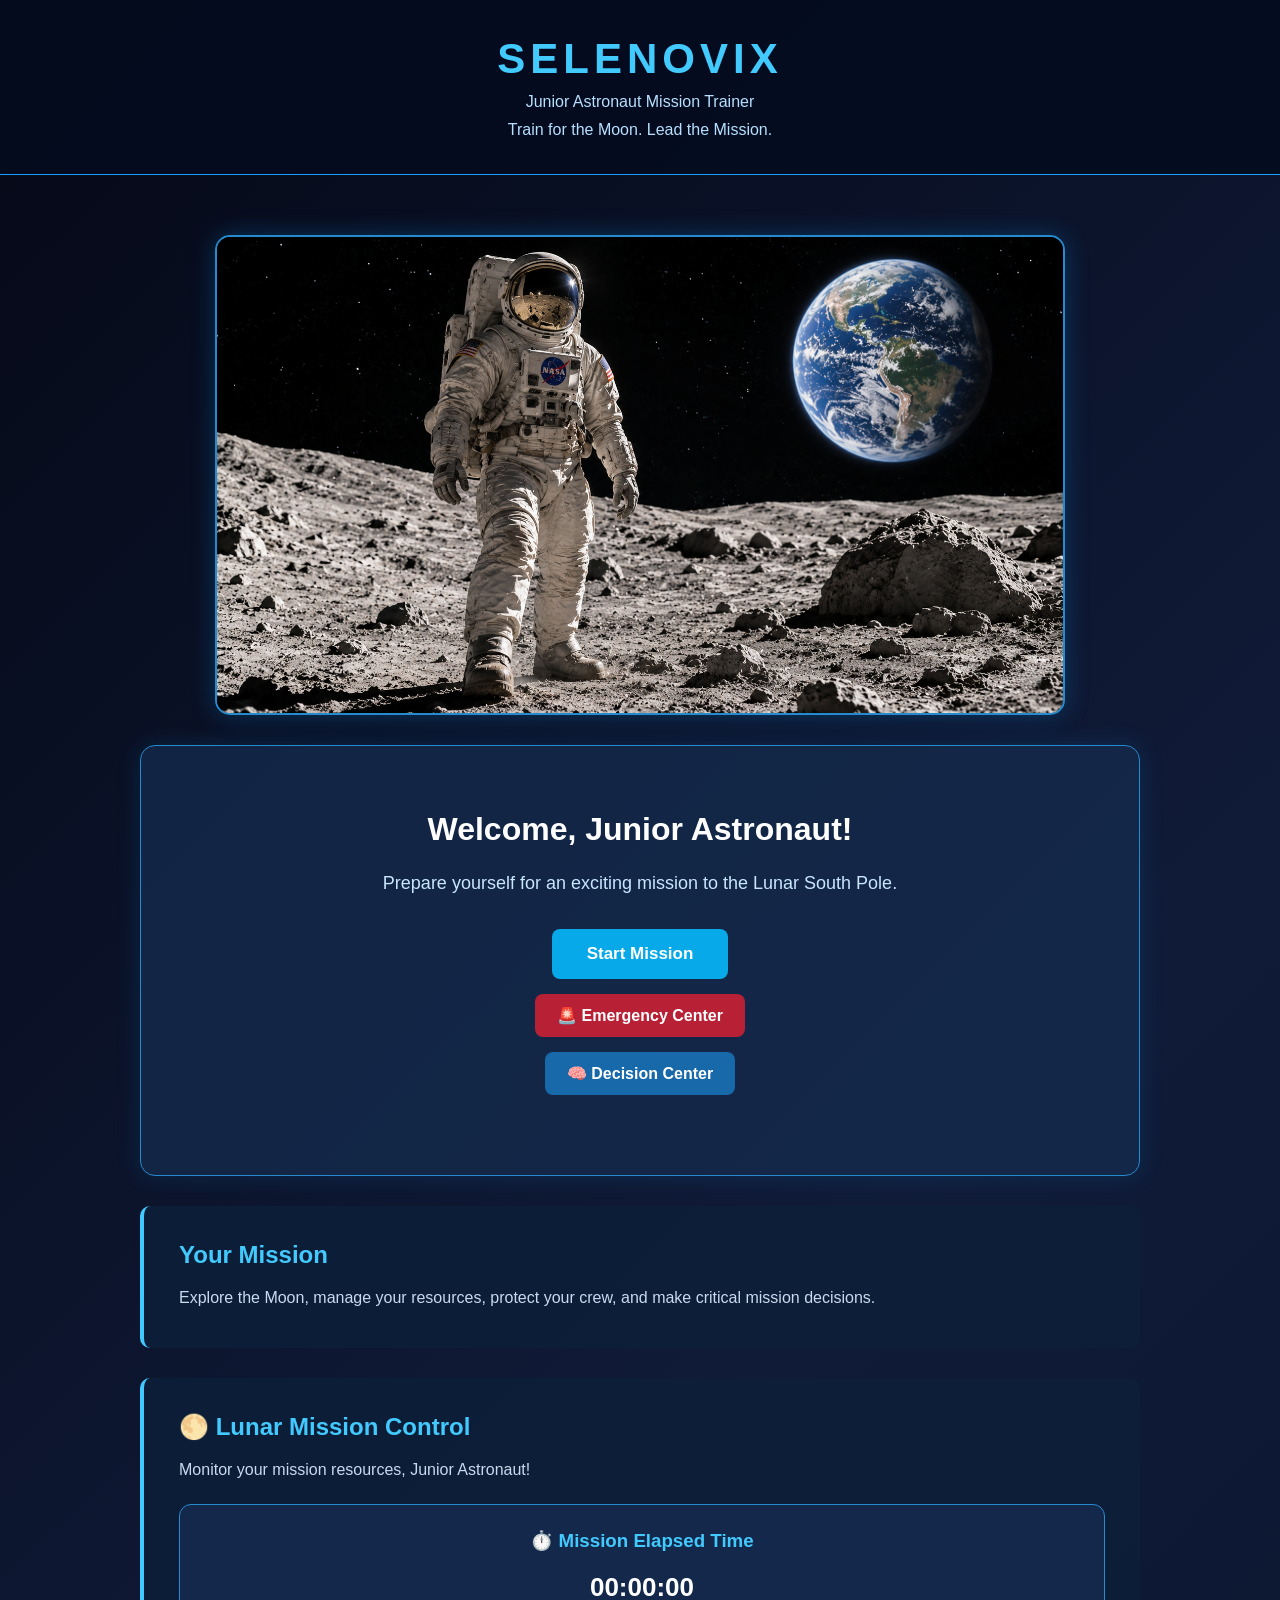
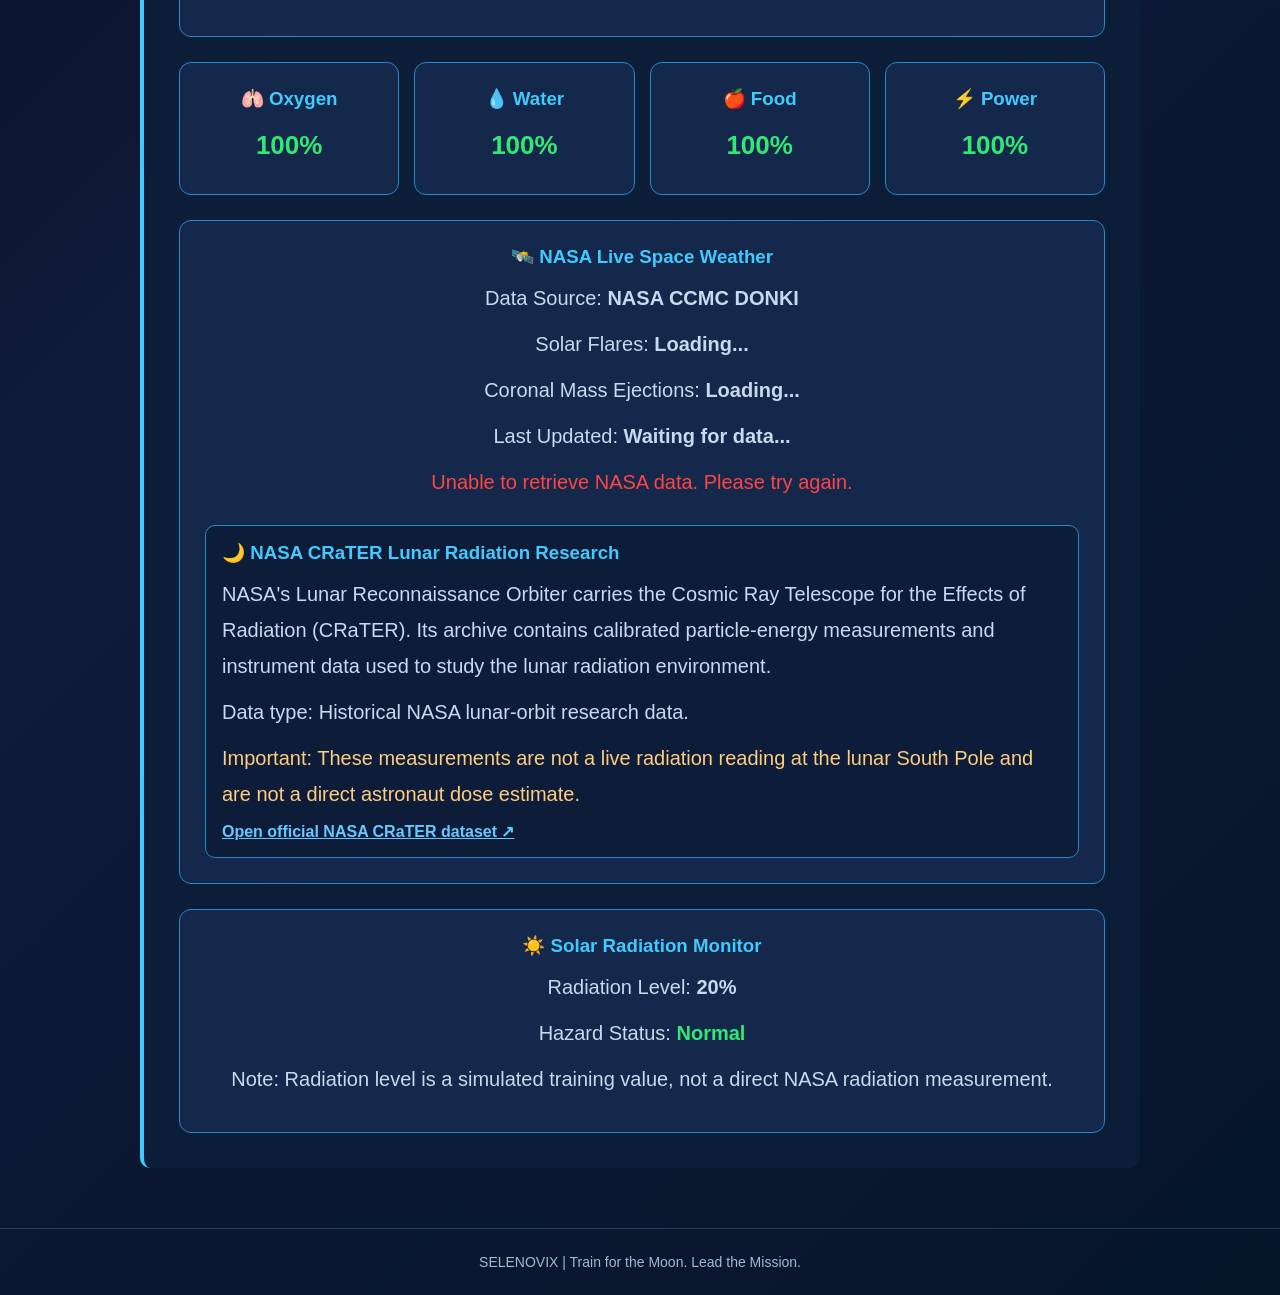
<file: index.html>
<!DOCTYPE html>
<html lang="en">

<head>
    <meta charset="UTF-8">
    <meta name="viewport" content="width=device-width, initial-scale=1.0">

    <title>SELENOVIX | Junior Astronaut Mission Trainer</title>

    <meta name="description"
        content="SELENOVIX is an interactive junior astronaut mission trainer for lunar exploration.">

    <link rel="stylesheet" href="css/style.css">

    <style>
        /* Astronaut Image */

        .astronaut-section {
            text-align: center;
            margin-bottom: 30px;
        }

        .astronaut-image {
            width: 100%;
            max-width: 850px;
            height: auto;
            display: block;
            margin: 0 auto;
            border-radius: 15px;
            border: 2px solid #258bce;
            box-shadow: 0 0 25px rgba(0, 160, 255, 0.25);
        }

        /* Resource Dashboard */

        .resource-dashboard {
            display: grid;
            grid-template-columns: repeat(4, 1fr);
            gap: 15px;
            margin-top: 25px;
        }

        .resource-card {
            text-align: center;
            padding: 25px 10px;
            background: rgba(20, 43, 78, 0.85);
            border: 1px solid #258bce;
            border-radius: 12px;
            transition: 0.3s;
        }

        .resource-card h3 {
            color: #42caff;
            margin-bottom: 12px;
        }

        .resource-card p {
            color: #ffffff;
            font-size: 26px;
            font-weight: bold;
        }

        /* Resource Status Colors */

        .status-normal {
            color: #32e875 !important;
        }

        .status-warning {
            color: #ffd43b !important;
        }

        .status-danger {
            color: #ff4545 !important;
        }

        /* Mission Timer */

        .mission-timer {
            margin-top: 20px;
        }

        /* Solar Radiation Monitor */

        .hazard-card {
            margin-top: 25px;
            padding: 25px;
            text-align: center;
            background: rgba(20, 43, 78, 0.85);
            border: 1px solid #258bce;
            border-radius: 12px;
        }

        .hazard-card h3 {
            color: #42caff;
            margin-bottom: 12px;
        }

        .hazard-card p {
            font-size: 20px;
            margin: 10px 0;
        }

        /* Mobile Responsive Design */

        @media (max-width: 600px) {
            .resource-dashboard {
                grid-template-columns: repeat(2, 1fr);
            }

            .welcome h2 {
                font-size: 25px;
            }
        }
    </style>
</head>

<body>

    <!-- Website Header -->

    <header>
        <h1>SELENOVIX</h1>
        <p>Junior Astronaut Mission Trainer</p>
        <p>Train for the Moon. Lead the Mission.</p>
    </header>

    <main>

        <!-- Astronaut Image -->

        <section class="astronaut-section">
            <img
                src="assets/images/astronaut.png"
                alt="Astronaut exploring the lunar surface"
                class="astronaut-image">
        </section>

        <!-- Welcome Section -->

        <section class="welcome">

            <h2>Welcome, Junior Astronaut!</h2>

            <p>
                Prepare yourself for an exciting mission
                to the Lunar South Pole.
            </p>

            <button id="startMission" type="button">
                Start Mission
            </button>

        </section>

        <!-- Mission Introduction -->

        <section class="mission-info">

            <h2>Your Mission</h2>

            <p>
                Explore the Moon, manage your resources,
                protect your crew, and make critical
                mission decisions.
            </p>

        </section>

        <!-- Lunar Mission Dashboard -->

        <section class="mission-info">

            <h2>🌕 Lunar Mission Control</h2>

            <p>
                Monitor your mission resources,
                Junior Astronaut!
            </p>

            <!-- Mission Timer -->

            <div class="resource-card mission-timer">

                <h3>⏱️ Mission Elapsed Time</h3>

                <p id="missionTimer">00:00:00</p>

            </div>

            <!-- Resource Dashboard -->

            <div class="resource-dashboard">

                <div class="resource-card">
                    <h3>🫁 Oxygen</h3>
                    <p id="oxygenValue" class="status-normal">100%</p>
                </div>

                <div class="resource-card">
                    <h3>💧 Water</h3>
                    <p id="waterValue" class="status-normal">100%</p>
                </div>

                <div class="resource-card">
                    <h3>🍎 Food</h3>
                    <p id="foodValue" class="status-normal">100%</p>
                </div>

                <div class="resource-card">
                    <h3>⚡ Power</h3>
                    <p id="powerValue" class="status-normal">100%</p>
                </div>

            </div>

            <!-- NASA Space Weather Panel -->

            <div class="hazard-card" id="nasaWeatherPanel">

                <h3>🛰️ NASA Live Space Weather</h3>

                <p>
                    Data Source:
                    <strong>NASA CCMC DONKI</strong>
                </p>

                <p>
                    Solar Flares:
                    <strong id="nasaFlareCount">Loading...</strong>
                </p>

                <p>
                    Coronal Mass Ejections:
                    <strong id="nasaCMECount">Loading...</strong>
                </p>

                <p>
                    Last Updated:
                    <strong id="nasaLastUpdated">Waiting for data...</strong>
                </p>

                <p id="nasaWeatherStatus">
                    Connecting to NASA...
                </p>

            </div>

            <!-- Solar Radiation Monitor -->

            <div class="hazard-card">

                <h3>☀️ Solar Radiation Monitor</h3>

                <p>
                    Radiation Level:
                    <strong id="radiationValue">20%</strong>
                </p>

                <p>
                    Hazard Status:
                    <strong id="radiationStatus" class="status-normal">
                        Normal
                    </strong>
                </p>

                <p>
                    Note: Radiation level is a simulated training value,
                    not a direct NASA radiation measurement.
                </p>

            </div>

        </section>

    </main>

    <!-- Website Footer -->

    <footer>

        <p>
            SELENOVIX | Train for the Moon. Lead the Mission.
        </p>

    </footer>

    <!-- JavaScript Files -->

    <script src="js/resources.js"></script>
    <script src="js/simulation.js"></script>
    <script src="js/solar.js"></script>
    <script src="js/nasa.js"></script>
    <script src="js/app.js"></script>

</body>
</html>
</file>
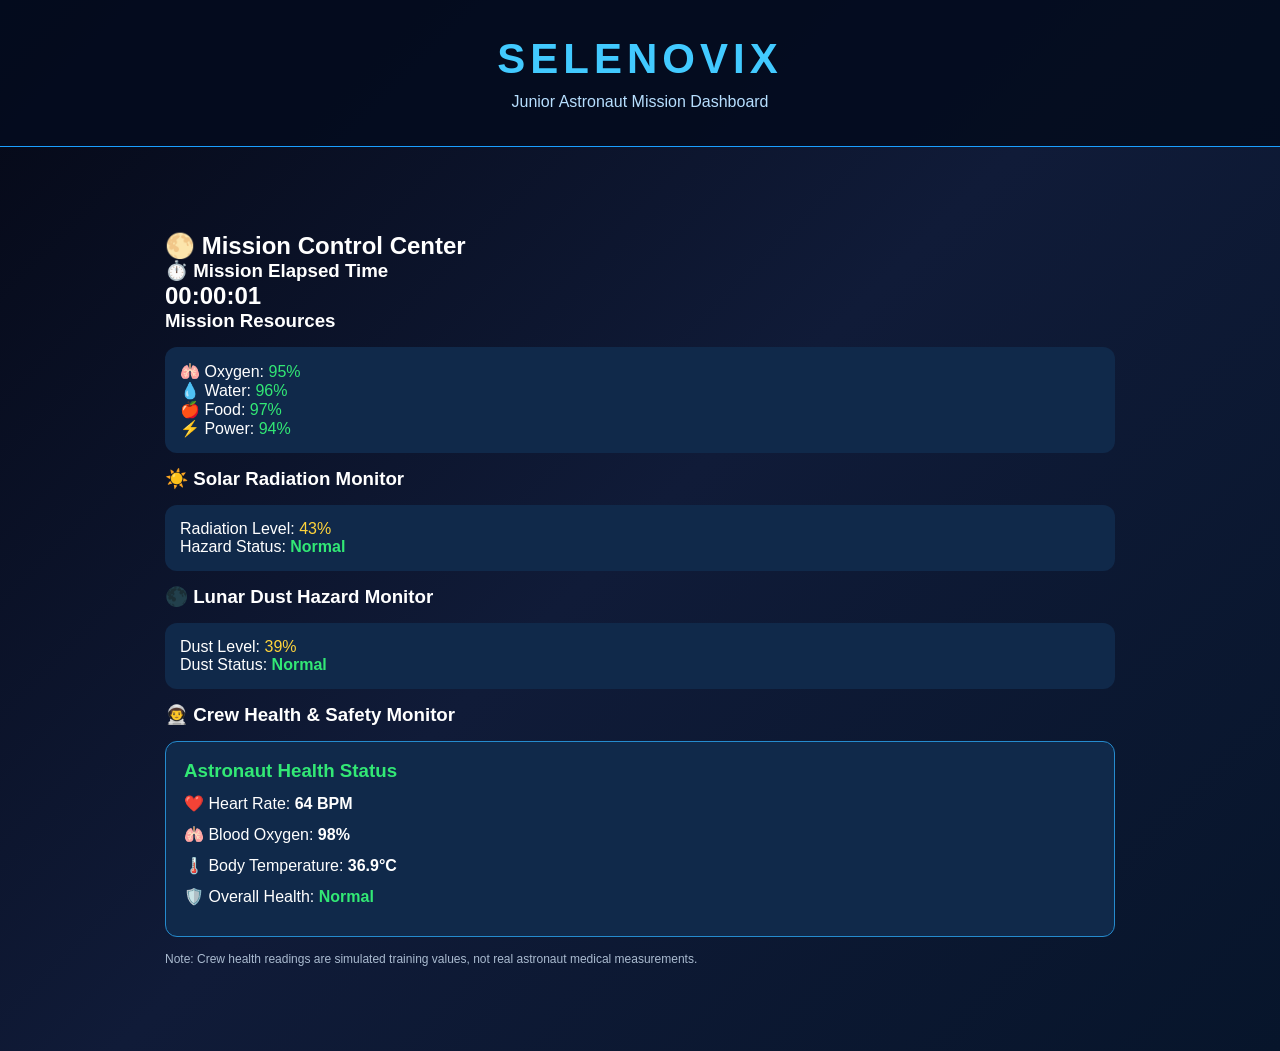
<file: dashboard.html>
<!DOCTYPE html>
<html lang="en">

<head>
    <meta charset="UTF-8">
    <meta name="viewport" content="width=device-width, initial-scale=1.0">

    <title>SELENOVIX - Mission Dashboard</title>

    <link rel="stylesheet" href="css/style.css">

    <style>
        .monitor-card {
            background: #10294a;
            padding: 15px;
            margin: 15px 0;
            border-radius: 12px;
        }

        .status-normal {
            color: #32e875 !important;
        }

        .status-warning {
            color: #ffd43b !important;
        }

        .status-danger {
            color: #ff4545 !important;
        }

        main {
            padding: 25px;
            overflow-y: auto;
            height: 100%;
            box-sizing: border-box;
        }

        .crew-card {
            background: #10294a;
            padding: 18px;
            margin: 15px 0;
            border-radius: 12px;
            border: 1px solid #258bce;
        }

        .crew-card p {
            font-size: 16px;
            margin: 12px 0;
        }

        .crew-health-title {
            color: #32e875;
        }
    </style>
</head>

<body>

    <header>
        <h1>SELENOVIX</h1>
        <p>Junior Astronaut Mission Dashboard</p>
    </header>

    <main>

        <h2>🌕 Mission Control Center</h2>

        <!-- Mission Timer -->
        <h3>⏱️ Mission Elapsed Time</h3>
        <h2 id="missionTimer">00:00:00</h2>

        <!-- Mission Resources -->
        <h3>Mission Resources</h3>

        <div class="monitor-card">
            <p>🫁 Oxygen:
                <span id="oxygenValue" class="status-normal">100%</span>
            </p>

            <p>💧 Water:
                <span id="waterValue" class="status-normal">100%</span>
            </p>

            <p>🍎 Food:
                <span id="foodValue" class="status-normal">100%</span>
            </p>

            <p>⚡ Power:
                <span id="powerValue" class="status-normal">100%</span>
            </p>
        </div>

        <!-- Solar Radiation Monitor -->
        <h3>☀️ Solar Radiation Monitor</h3>

        <div class="monitor-card">
            <p>Radiation Level:
                <span id="radiationValue">20%</span>
            </p>

            <p>Hazard Status:
                <strong id="radiationStatus" class="status-normal">
                    Normal
                </strong>
            </p>
        </div>

        <!-- Lunar Dust Monitor -->
        <h3>🌑 Lunar Dust Hazard Monitor</h3>

        <div class="monitor-card">
            <p>Dust Level:
                <span id="dustValue">15%</span>
            </p>

            <p>Dust Status:
                <strong id="dustStatus" class="status-normal">
                    Normal
                </strong>
            </p>
        </div>

        <!-- Crew Health Monitor -->
        <h3>👨‍🚀 Crew Health & Safety Monitor</h3>

        <div class="crew-card">

            <h3 class="crew-health-title">
                Astronaut Health Status
            </h3>

            <p>❤️ Heart Rate:
                <strong id="heartRateValue">75 BPM</strong>
            </p>

            <p>🫁 Blood Oxygen:
                <strong id="crewOxygenValue">98%</strong>
            </p>

            <p>🌡️ Body Temperature:
                <strong id="temperatureValue">37°C</strong>
            </p>

            <p>🛡️ Overall Health:
                <strong id="crewHealthStatus" class="status-normal">
                    Normal
                </strong>
            </p>

        </div>

        <p style="font-size: 12px; color: #aabbd0;">
            Note: Crew health readings are simulated training values,
            not real astronaut medical measurements.
        </p>

    </main>

    <!-- JavaScript Files -->
    <script src="js/resources.js"></script>
    <script src="js/simulation.js"></script>
    <script src="js/solar.js"></script>
    <script src="js/dust.js"></script>
    <script src="js/crew.js"></script>
    <script src="js/dashboard.js"></script>

</body>
</html>
</file>
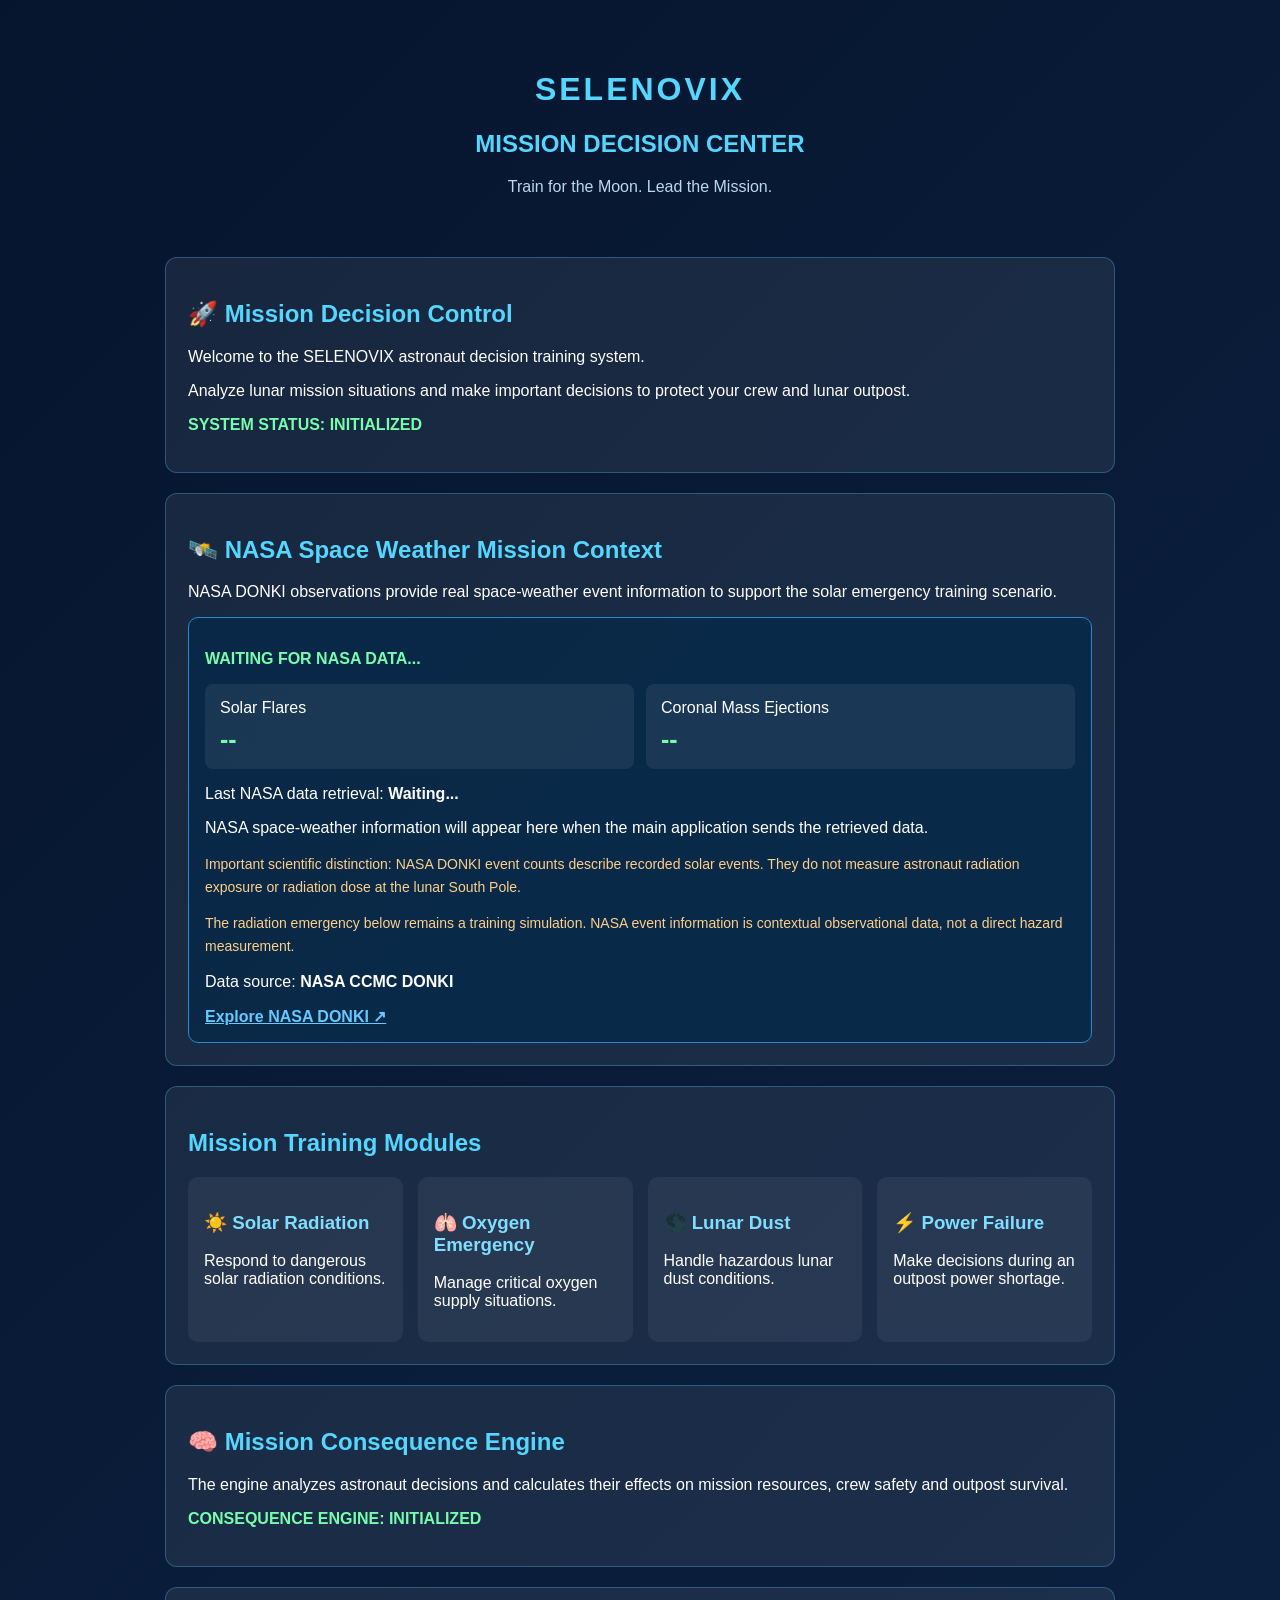
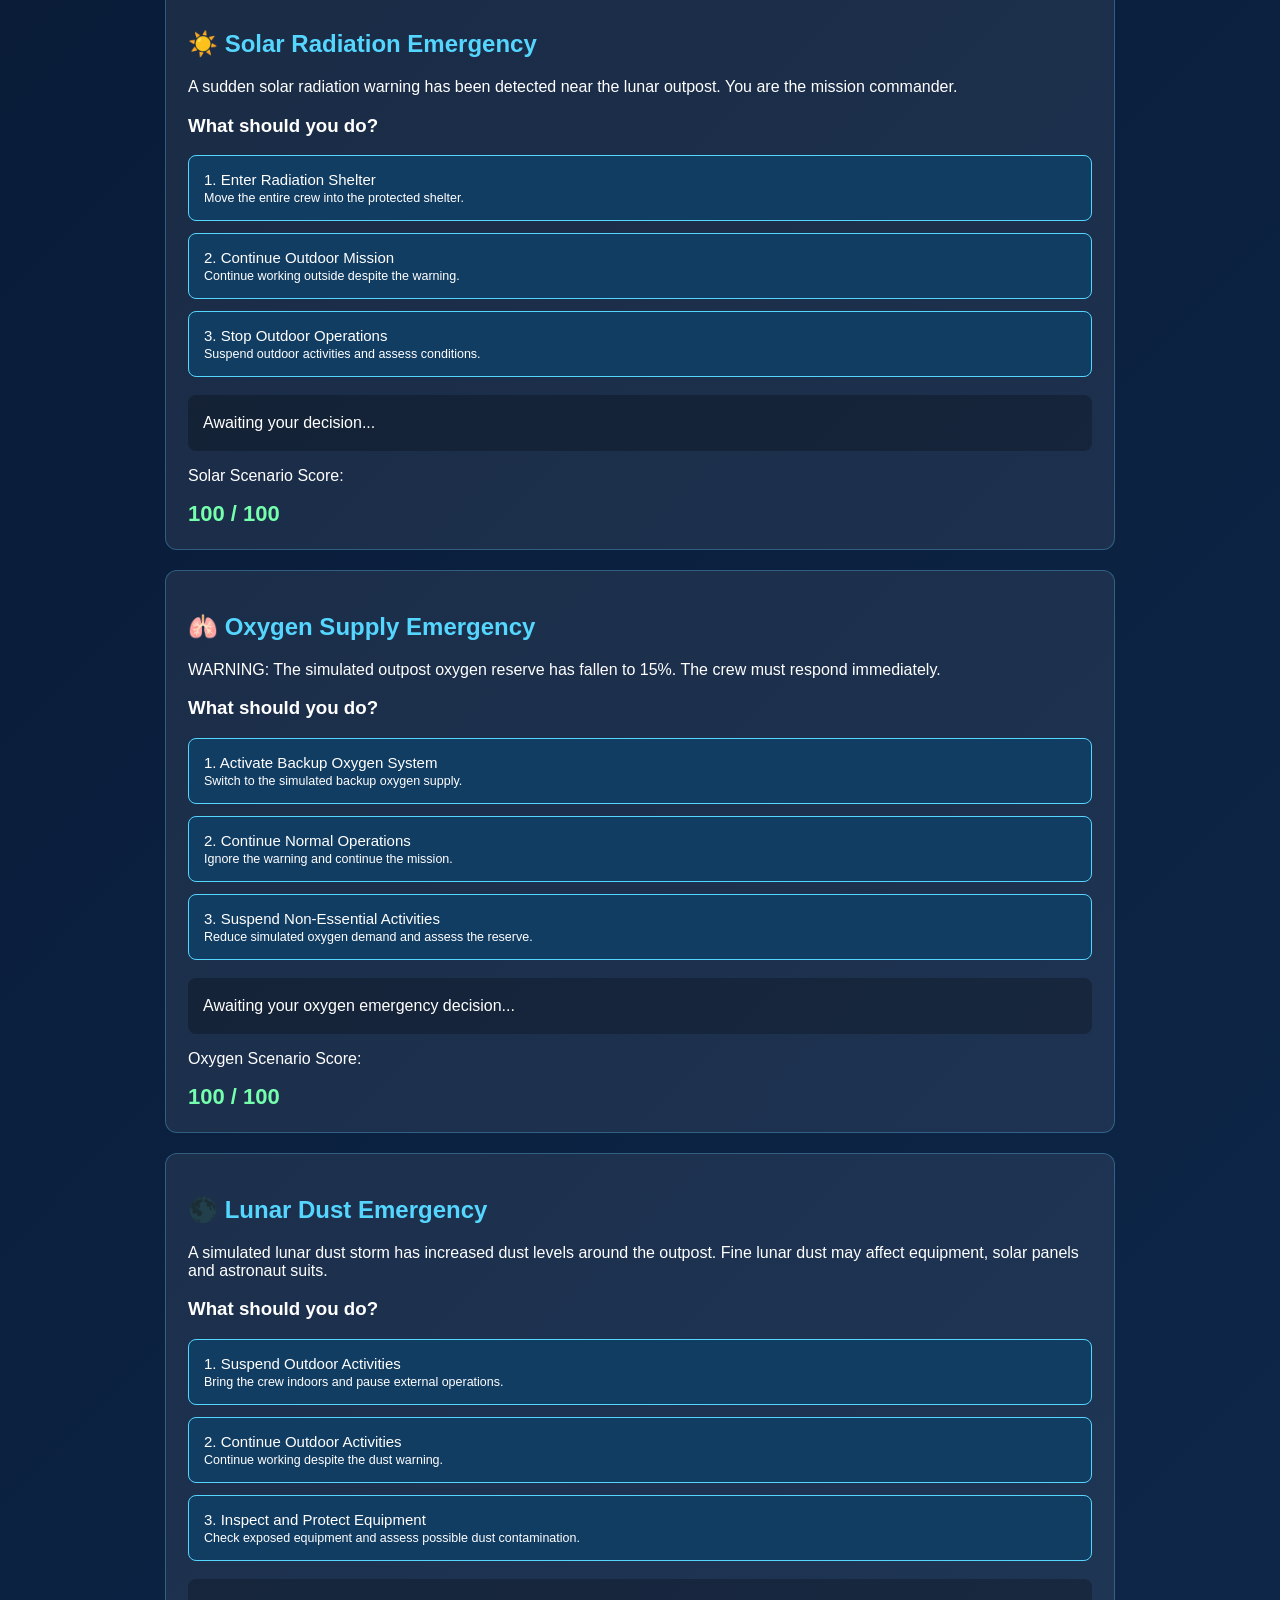
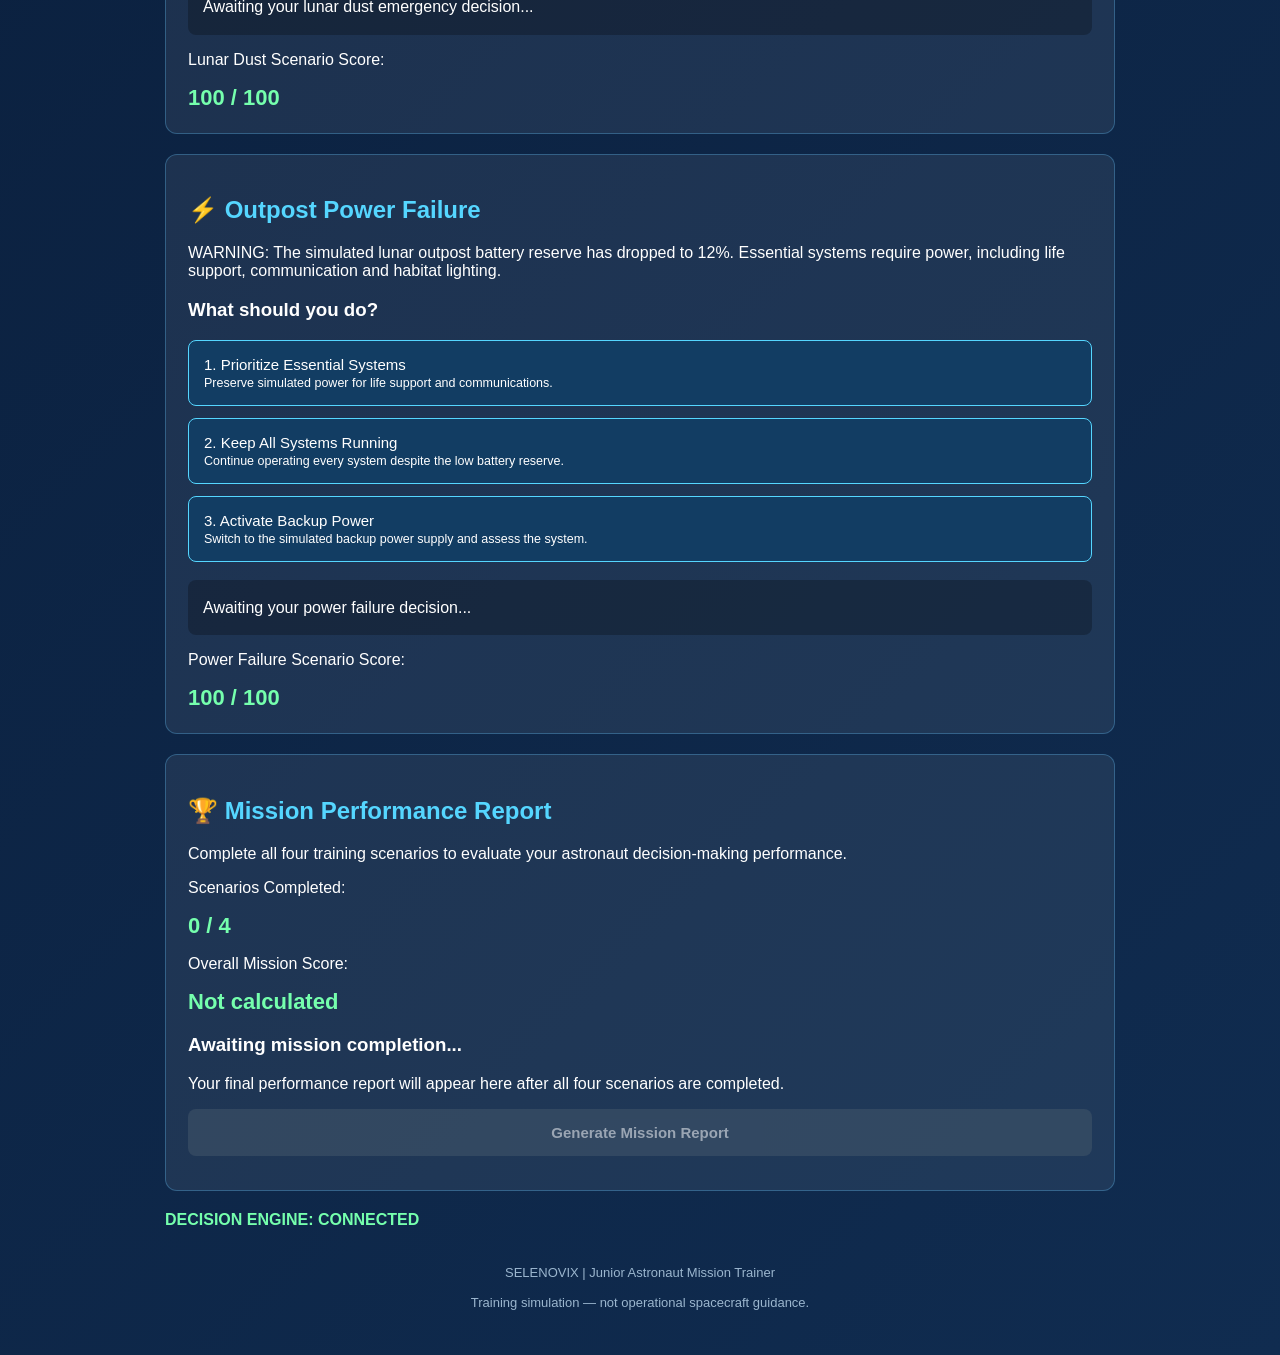
<file: decisions.html>
<!DOCTYPE html>
<html lang="en">
<head>
    <meta charset="UTF-8">
    <meta name="viewport" content="width=device-width, initial-scale=1.0">
    <title>SELENOVIX - Mission Decision Center</title>

    <style>
        * { box-sizing: border-box; }

        body {
            margin: 0;
            padding: 25px;
            font-family: Arial, sans-serif;
            color: white;
            background: linear-gradient(135deg, #06152e, #102c50);
        }

        .container {
            max-width: 950px;
            margin: auto;
        }

        header {
            text-align: center;
            padding: 25px 10px;
        }

        h1 {
            color: #55d6ff;
            letter-spacing: 3px;
        }

        h2 { color: #55d6ff; }
        .tagline { color: #b9d9ed; }

        .panel {
            background: rgba(255,255,255,0.07);
            border: 1px solid rgba(100,200,255,0.3);
            border-radius: 12px;
            padding: 22px;
            margin: 20px 0;
        }

        .modules {
            display: grid;
            grid-template-columns: repeat(auto-fit, minmax(190px, 1fr));
            gap: 15px;
        }

        .module {
            background: rgba(255,255,255,0.06);
            padding: 16px;
            border-radius: 10px;
        }

        .module h3 { color: #80ddff; }

        .status {
            color: #75ffad;
            font-weight: bold;
        }

        .choice {
            display: block;
            width: 100%;
            padding: 15px;
            margin: 12px 0;
            border: 1px solid #55d6ff;
            border-radius: 8px;
            background: #123d63;
            color: white;
            text-align: left;
            font-size: 15px;
            cursor: pointer;
        }

        .choice:hover:not(:disabled) {
            background: #17618e;
        }

        .choice:disabled {
            opacity: 0.55;
            cursor: not-allowed;
        }

        .result {
            margin-top: 18px;
            padding: 15px;
            border-radius: 8px;
            background: rgba(0,0,0,0.25);
            line-height: 1.6;
        }

        .score {
            font-size: 22px;
            color: #75ffad;
            font-weight: bold;
        }

        .report-button {
            text-align: center;
            background: #087eae;
            border: none;
            font-weight: bold;
        }

        .report-button:disabled {
            background: #42566b;
        }

        .nasa-card {
            background: rgba(0, 40, 75, 0.65);
            border: 1px solid #258bce;
            border-radius: 10px;
            padding: 16px;
            margin-top: 15px;
        }

        .nasa-grid {
            display: grid;
            grid-template-columns: repeat(auto-fit, minmax(150px, 1fr));
            gap: 12px;
            margin: 15px 0;
        }

        .nasa-stat {
            background: rgba(255,255,255,0.07);
            padding: 15px;
            border-radius: 8px;
        }

        .nasa-number {
            display: block;
            color: #75ffad;
            font-size: 25px;
            font-weight: bold;
            margin-top: 8px;
        }

        .nasa-note {
            color: #ffcf8a;
            line-height: 1.6;
            font-size: 14px;
        }

        .nasa-link {
            color: #65c8ff;
            font-weight: bold;
        }

        .footer {
            text-align: center;
            color: #9bb6ce;
            padding: 20px;
            font-size: 13px;
        }
    </style>
</head>

<body>

<div class="container">

    <header>
        <h1>SELENOVIX</h1>
        <h2>MISSION DECISION CENTER</h2>
        <p class="tagline">Train for the Moon. Lead the Mission.</p>
    </header>

    <section class="panel">
        <h2>🚀 Mission Decision Control</h2>
        <p>Welcome to the SELENOVIX astronaut decision training system.</p>
        <p>Analyze lunar mission situations and make important decisions to protect your crew and lunar outpost.</p>
        <p class="status">SYSTEM STATUS: INITIALIZED</p>
    </section>

    <!-- NASA SPACE WEATHER CONTEXT -->

    <section class="panel" id="nasaDecisionPanel">
        <h2>🛰️ NASA Space Weather Mission Context</h2>

        <p>
            NASA DONKI observations provide real space-weather event
            information to support the solar emergency training scenario.
        </p>

        <div class="nasa-card">

            <p class="status" id="nasaConnectionStatus">
                WAITING FOR NASA DATA...
            </p>

            <div class="nasa-grid">

                <div class="nasa-stat">
                    Solar Flares
                    <span class="nasa-number" id="decisionFlareCount">--</span>
                </div>

                <div class="nasa-stat">
                    Coronal Mass Ejections
                    <span class="nasa-number" id="decisionCMECount">--</span>
                </div>

            </div>

            <p>
                Last NASA data retrieval:
                <strong id="decisionNASAUpdated">Waiting...</strong>
            </p>

            <p id="nasaDecisionContext">
                NASA space-weather information will appear here when
                the main application sends the retrieved data.
            </p>

            <p class="nasa-note">
                Important scientific distinction: NASA DONKI event counts
                describe recorded solar events. They do not measure
                astronaut radiation exposure or radiation dose at the
                lunar South Pole.
            </p>

            <p class="nasa-note">
                The radiation emergency below remains a training
                simulation. NASA event information is contextual
                observational data, not a direct hazard measurement.
            </p>

            <p>
                Data source:
                <strong>NASA CCMC DONKI</strong>
            </p>

            <a
                class="nasa-link"
                href="https://ccmc.gsfc.nasa.gov/tools/DONKI/"
                target="_blank"
                rel="noopener noreferrer">
                Explore NASA DONKI ↗
            </a>

        </div>
    </section>

    <section class="panel">
        <h2>Mission Training Modules</h2>

        <div class="modules">
            <div class="module">
                <h3>☀️ Solar Radiation</h3>
                <p>Respond to dangerous solar radiation conditions.</p>
            </div>

            <div class="module">
                <h3>🫁 Oxygen Emergency</h3>
                <p>Manage critical oxygen supply situations.</p>
            </div>

            <div class="module">
                <h3>🌑 Lunar Dust</h3>
                <p>Handle hazardous lunar dust conditions.</p>
            </div>

            <div class="module">
                <h3>⚡ Power Failure</h3>
                <p>Make decisions during an outpost power shortage.</p>
            </div>
        </div>
    </section>

    <section class="panel">
        <h2>🧠 Mission Consequence Engine</h2>
        <p>The engine analyzes astronaut decisions and calculates their effects on mission resources, crew safety and outpost survival.</p>
        <p class="status">CONSEQUENCE ENGINE: INITIALIZED</p>
    </section>

    <!-- SOLAR RADIATION -->

    <section class="panel" id="solarScenario">
        <h2>☀️ Solar Radiation Emergency</h2>

        <p>A sudden solar radiation warning has been detected near the lunar outpost. You are the mission commander.</p>

        <h3>What should you do?</h3>

        <button class="choice" onclick="selectSolar(1)">
            1. Enter Radiation Shelter
            <br><small>Move the entire crew into the protected shelter.</small>
        </button>

        <button class="choice" onclick="selectSolar(2)">
            2. Continue Outdoor Mission
            <br><small>Continue working outside despite the warning.</small>
        </button>

        <button class="choice" onclick="selectSolar(3)">
            3. Stop Outdoor Operations
            <br><small>Suspend outdoor activities and assess conditions.</small>
        </button>

        <div class="result" id="solarResult">Awaiting your decision...</div>
        <p>Solar Scenario Score:</p>
        <div class="score" id="solarScore">100 / 100</div>
    </section>

    <!-- OXYGEN EMERGENCY -->

    <section class="panel" id="oxygenScenario">
        <h2>🫁 Oxygen Supply Emergency</h2>

        <p>WARNING: The simulated outpost oxygen reserve has fallen to 15%. The crew must respond immediately.</p>

        <h3>What should you do?</h3>

        <button class="choice" onclick="selectOxygen(1)">
            1. Activate Backup Oxygen System
            <br><small>Switch to the simulated backup oxygen supply.</small>
        </button>

        <button class="choice" onclick="selectOxygen(2)">
            2. Continue Normal Operations
            <br><small>Ignore the warning and continue the mission.</small>
        </button>

        <button class="choice" onclick="selectOxygen(3)">
            3. Suspend Non-Essential Activities
            <br><small>Reduce simulated oxygen demand and assess the reserve.</small>
        </button>

        <div class="result" id="oxygenResult">Awaiting your oxygen emergency decision...</div>
        <p>Oxygen Scenario Score:</p>
        <div class="score" id="oxygenScore">100 / 100</div>
    </section>

    <!-- LUNAR DUST -->

    <section class="panel" id="dustScenario">
        <h2>🌑 Lunar Dust Emergency</h2>

        <p>A simulated lunar dust storm has increased dust levels around the outpost. Fine lunar dust may affect equipment, solar panels and astronaut suits.</p>

        <h3>What should you do?</h3>

        <button class="choice" onclick="selectDust(1)">
            1. Suspend Outdoor Activities
            <br><small>Bring the crew indoors and pause external operations.</small>
        </button>

        <button class="choice" onclick="selectDust(2)">
            2. Continue Outdoor Activities
            <br><small>Continue working despite the dust warning.</small>
        </button>

        <button class="choice" onclick="selectDust(3)">
            3. Inspect and Protect Equipment
            <br><small>Check exposed equipment and assess possible dust contamination.</small>
        </button>

        <div class="result" id="dustResult">Awaiting your lunar dust emergency decision...</div>
        <p>Lunar Dust Scenario Score:</p>
        <div class="score" id="dustScore">100 / 100</div>
    </section>

    <!-- POWER FAILURE -->

    <section class="panel" id="powerScenario">
        <h2>⚡ Outpost Power Failure</h2>

        <p>WARNING: The simulated lunar outpost battery reserve has dropped to 12%. Essential systems require power, including life support, communication and habitat lighting.</p>

        <h3>What should you do?</h3>

        <button class="choice" onclick="selectPower(1)">
            1. Prioritize Essential Systems
            <br><small>Preserve simulated power for life support and communications.</small>
        </button>

        <button class="choice" onclick="selectPower(2)">
            2. Keep All Systems Running
            <br><small>Continue operating every system despite the low battery reserve.</small>
        </button>

        <button class="choice" onclick="selectPower(3)">
            3. Activate Backup Power
            <br><small>Switch to the simulated backup power supply and assess the system.</small>
        </button>

        <div class="result" id="powerResult">Awaiting your power failure decision...</div>
        <p>Power Failure Scenario Score:</p>
        <div class="score" id="powerScore">100 / 100</div>
    </section>

    <!-- MISSION PERFORMANCE REPORT -->

    <section class="panel" id="performanceReport">
        <h2>🏆 Mission Performance Report</h2>

        <p>
            Complete all four training scenarios to evaluate
            your astronaut decision-making performance.
        </p>

        <p>Scenarios Completed:</p>
        <div class="score" id="completedCount">0 / 4</div>

        <p>Overall Mission Score:</p>
        <div class="score" id="overallScore">Not calculated</div>

        <h3 id="performanceLevel">Awaiting mission completion...</h3>

        <p id="performanceMessage">
            Your final performance report will appear here
            after all four scenarios are completed.
        </p>

        <button
            class="choice report-button"
            id="reportButton"
            onclick="generateMissionReport()"
            disabled>
            Generate Mission Report
        </button>
    </section>

    <p class="status" id="decisionStatus">DECISION ENGINE: CONNECTED</p>

    <div class="footer">
        SELENOVIX | Junior Astronaut Mission Trainer
        <br><br>
        Training simulation — not operational spacecraft guidance.
    </div>

</div>

<script src="js/decisions.js"></script>

<script>
    // Receive NASA data from the main application

    window.addEventListener("message", function(event) {

        if (event.origin !== window.location.origin) return;

        const message = event.data;

        if (
            !message ||
            message.type !== "nasa-space-weather" ||
            !message.data
        ) {
            return;
        }

        const data = message.data;

        const flares = Array.isArray(data.solarFlares)
            ? data.solarFlares
            : [];

        const cmes = Array.isArray(data.coronalMassEjections)
            ? data.coronalMassEjections
            : [];

        document.getElementById("decisionFlareCount").textContent =
            flares.length;

        document.getElementById("decisionCMECount").textContent =
            cmes.length;

        document.getElementById("decisionNASAUpdated").textContent =
            data.lastUpdated
                ? new Date(data.lastUpdated).toLocaleString()
                : "Unavailable";

        document.getElementById("nasaConnectionStatus").textContent =
            "NASA DATA RECEIVED SUCCESSFULLY";

        document.getElementById("nasaDecisionContext").textContent =
            "NASA DONKI reports " + flares.length +
            " solar flares and " + cmes.length +
            " coronal mass ejections in the retrieved seven-day period. " +
            "These observations provide space-weather context for mission " +
            "training, but do not establish radiation exposure at the outpost.";

        console.log(
            "SELENOVIX Decision Center received NASA data:",
            data
        );

    });


    // Scenario completion tracking

    let solarCompleted = false;
    let oxygenCompleted = false;
    let dustCompleted = false;
    let powerCompleted = false;

    // Individual scenario scores

    let solarScenarioScore = 100;
    let oxygenScenarioScore = 100;
    let dustScenarioScore = 100;
    let powerScenarioScore = 100;

    // Complete a scenario and display its result

    function finishScenario(
        resultId,
        scoreId,
        sectionId,
        message,
        score
    ) {
        document.getElementById(resultId).innerHTML =
            "<strong>MISSION CONSEQUENCE</strong><br>" + message;

        document.getElementById(scoreId).textContent =
            score + " / 100";

        document.querySelectorAll(
            "#" + sectionId + " .choice"
        ).forEach(button => button.disabled = true);

        updateMissionProgress();
    }

    // Solar Radiation Decision

    function selectSolar(choiceId) {
        if (solarCompleted) return;

        const result = makeMissionDecision(choiceId);
        if (!result) return;

        solarCompleted = true;
        solarScenarioScore = result.score;

        finishScenario(
            "solarResult",
            "solarScore",
            "solarScenario",
            result.message,
            solarScenarioScore
        );
    }

    // Oxygen Emergency Decision

    function selectOxygen(choiceId) {
        if (oxygenCompleted) return;

        const choices = {
            1: {
                message: "Excellent decision! The simulated backup oxygen system has been activated. The crew can begin a controlled assessment.",
                change: 10
            },
            2: {
                message: "Dangerous decision! Ignoring a critical oxygen warning increases the simulated risk to crew safety.",
                change: -25
            },
            3: {
                message: "Good decision! Non-essential activities have been suspended while the oxygen reserve is assessed.",
                change: 5
            }
        };

        const choice = choices[choiceId];
        if (!choice) return;

        oxygenCompleted = true;

        oxygenScenarioScore = Math.max(
            0,
            Math.min(100, 100 + choice.change)
        );

        finishScenario(
            "oxygenResult",
            "oxygenScore",
            "oxygenScenario",
            choice.message,
            oxygenScenarioScore
        );
    }

    // Lunar Dust Decision

    function selectDust(choiceId) {
        if (dustCompleted) return;

        const choices = {
            1: {
                message: "Excellent decision! Outdoor activities have been suspended and the crew has returned to the outpost. The simulated exposure risk is reduced.",
                change: 10
            },
            2: {
                message: "Dangerous decision! Continuing outdoor activities during a dust warning may expose the crew and equipment to additional hazards.",
                change: -25
            },
            3: {
                message: "Good decision! Equipment inspection and protective checks have been prioritized. The crew can assess the simulated dust impact.",
                change: 5
            }
        };

        const choice = choices[choiceId];
        if (!choice) return;

        dustCompleted = true;

        dustScenarioScore = Math.max(
            0,
            Math.min(100, 100 + choice.change)
        );

        finishScenario(
            "dustResult",
            "dustScore",
            "dustScenario",
            choice.message,
            dustScenarioScore
        );
    }

    // Power Failure Decision

    function selectPower(choiceId) {
        if (powerCompleted) return;

        const choices = {
            1: {
                message: "Excellent decision! Essential systems have been prioritized in the simulation. Non-essential power use has been reduced.",
                change: 10
            },
            2: {
                message: "Dangerous decision! Keeping every system running may drain the simulated battery reserve and threaten essential operations.",
                change: -25
            },
            3: {
                message: "Good decision! The simulated backup power system has been activated and the outpost power status is being assessed.",
                change: 5
            }
        };

        const choice = choices[choiceId];
        if (!choice) return;

        powerCompleted = true;

        powerScenarioScore = Math.max(
            0,
            Math.min(100, 100 + choice.change)
        );

        finishScenario(
            "powerResult",
            "powerScore",
            "powerScenario",
            choice.message,
            powerScenarioScore
        );
    }

    // Update mission progress

    function updateMissionProgress() {

        const completed = [
            solarCompleted,
            oxygenCompleted,
            dustCompleted,
            powerCompleted
        ].filter(Boolean).length;

        document.getElementById("completedCount").textContent =
            completed + " / 4";

        document.getElementById("reportButton").disabled =
            completed !== 4;
    }

    // Generate final performance report

    function generateMissionReport() {

        if (
            !solarCompleted ||
            !oxygenCompleted ||
            !dustCompleted ||
            !powerCompleted
        ) {
            return;
        }

        const totalScore =
            solarScenarioScore +
            oxygenScenarioScore +
            dustScenarioScore +
            powerScenarioScore;

        const averageScore = Math.round(totalScore / 4);

        let level = "";
        let message = "";

        if (averageScore >= 90) {
            level = "🏆 MISSION COMMANDER";
            message = "Outstanding performance! You demonstrated excellent decision-making across all four training scenarios.";
        }
        else if (averageScore >= 75) {
            level = "⭐ EXPERT ASTRONAUT";
            message = "Great work! You made strong mission decisions. Continue improving your emergency response skills.";
        }
        else if (averageScore >= 50) {
            level = "🚀 JUNIOR ASTRONAUT";
            message = "Good effort! Review the consequences of your decisions and continue practicing.";
        }
        else {
            level = "⚠️ MISSION TRAINING REQUIRED";
            message = "Your decisions need improvement. Practice the scenarios again to strengthen your mission management skills.";
        }

        document.getElementById("overallScore").textContent =
            averageScore + " / 100";

        document.getElementById("performanceLevel").textContent =
            level;

        document.getElementById("performanceMessage").textContent =
            message;

        document.getElementById("reportButton").textContent =
            "MISSION REPORT GENERATED";

        document.getElementById("reportButton").disabled = true;

        document.getElementById("decisionStatus").textContent =
            "ALL TRAINING SCENARIOS COMPLETED";
    }
</script>

</body>
</html>
</file>
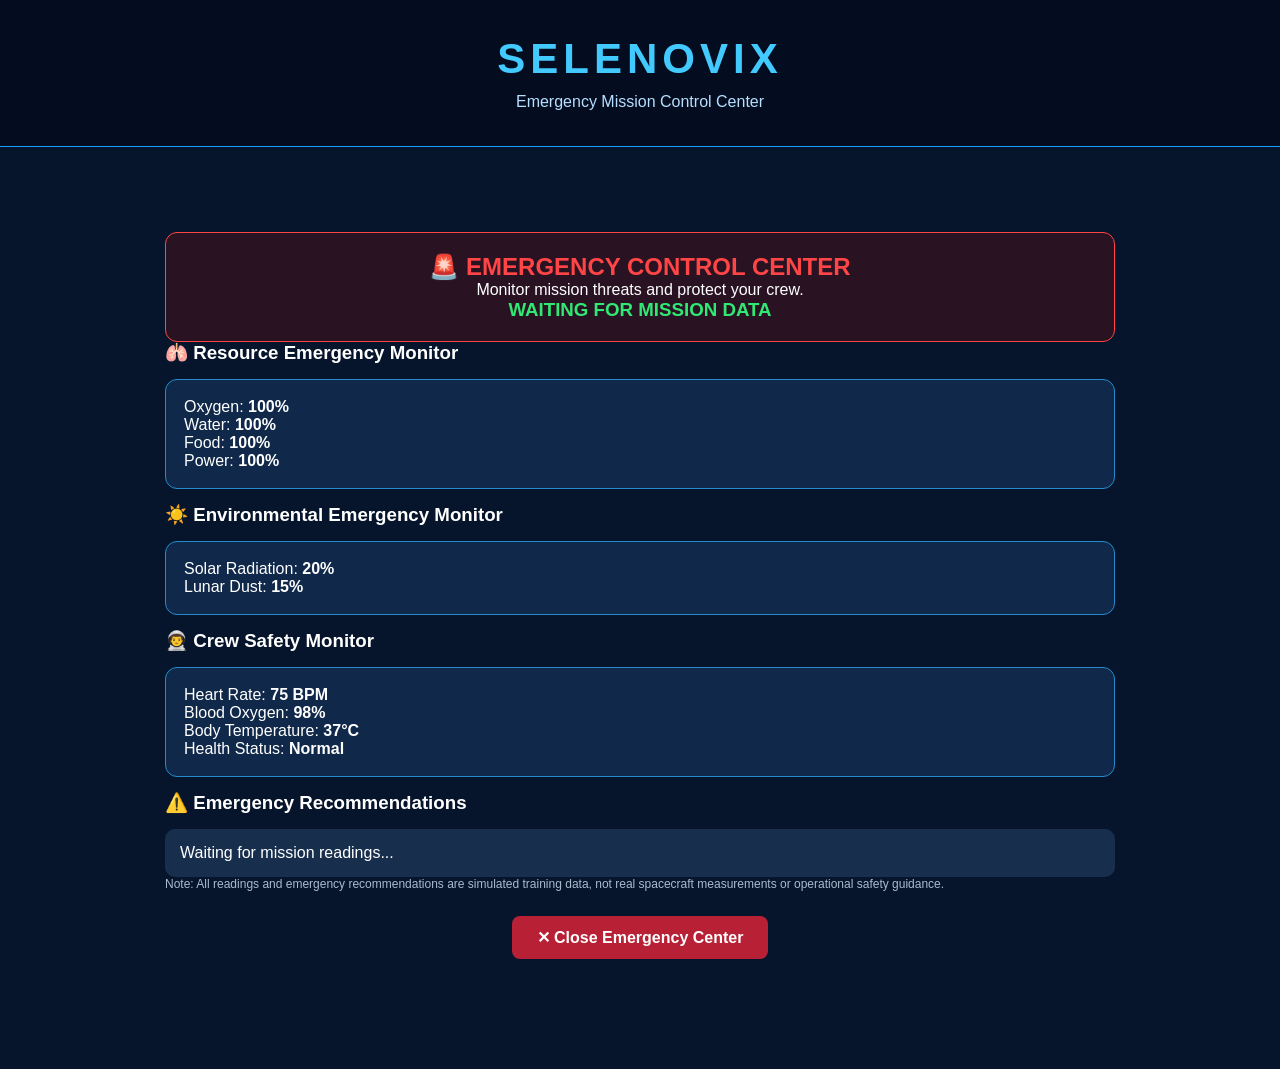
<file: emergency.html>
<!DOCTYPE html>
<html lang="en">

<head>
    <meta charset="UTF-8">
    <meta name="viewport" content="width=device-width, initial-scale=1.0">

    <title>SELENOVIX - Emergency Control Center</title>

    <link rel="stylesheet" href="css/style.css">

    <style>
        body {
            background: #06152b;
            color: white;
        }

        main {
            padding: 25px;
        }

        .emergency-header {
            text-align: center;
            padding: 20px;
            border: 1px solid #ff4545;
            border-radius: 12px;
            background: #291323;
        }

        .emergency-header h2 {
            color: #ff4545;
        }

        .alert-card {
            background: #10294a;
            border: 1px solid #258bce;
            border-radius: 12px;
            padding: 18px;
            margin: 15px 0;
        }

        .alert-normal {
            color: #32e875;
        }

        .alert-warning {
            color: #ffd43b;
        }

        .alert-danger {
            color: #ff4545;
        }

        .recommendation {
            background: #172f4d;
            padding: 15px;
            border-radius: 10px;
            margin-top: 15px;
        }

        .close-button {
            display: block;
            margin: 25px auto;
            padding: 12px 25px;
            background: #b82035;
            color: white;
            border: none;
            border-radius: 8px;
            cursor: pointer;
            font-size: 16px;
        }

        .close-button:hover {
            background: #e02d45;
        }
    </style>
</head>

<body>

    <header>
        <h1>SELENOVIX</h1>
        <p>Emergency Mission Control Center</p>
    </header>

    <main>

        <!-- Emergency Status -->
        <div class="emergency-header">

            <h2>🚨 EMERGENCY CONTROL CENTER</h2>

            <p>Monitor mission threats and protect your crew.</p>

            <h3 id="overallStatus" class="alert-normal">
                WAITING FOR MISSION DATA
            </h3>

        </div>

        <!-- Resource Emergency Monitor -->
        <h3>🫁 Resource Emergency Monitor</h3>

        <div class="alert-card">

            <p>Oxygen:
                <strong id="emergencyOxygen">100%</strong>
            </p>

            <p>Water:
                <strong id="emergencyWater">100%</strong>
            </p>

            <p>Food:
                <strong id="emergencyFood">100%</strong>
            </p>

            <p>Power:
                <strong id="emergencyPower">100%</strong>
            </p>

        </div>

        <!-- Environmental Monitor -->
        <h3>☀️ Environmental Emergency Monitor</h3>

        <div class="alert-card">

            <p>Solar Radiation:
                <strong id="emergencyRadiation">20%</strong>
            </p>

            <p>Lunar Dust:
                <strong id="emergencyDust">15%</strong>
            </p>

        </div>

        <!-- Crew Safety Monitor -->
        <h3>👨‍🚀 Crew Safety Monitor</h3>

        <div class="alert-card">

            <p>Heart Rate:
                <strong id="emergencyHeartRate">75 BPM</strong>
            </p>

            <p>Blood Oxygen:
                <strong id="emergencyCrewOxygen">98%</strong>
            </p>

            <p>Body Temperature:
                <strong id="emergencyTemperature">37°C</strong>
            </p>

            <p>Health Status:
                <strong id="emergencyCrewStatus">Normal</strong>
            </p>

        </div>

        <!-- Emergency Recommendations -->
        <h3>⚠️ Emergency Recommendations</h3>

        <div class="recommendation">

            <p id="emergencyMessage">
                Waiting for mission readings...
            </p>

        </div>

        <!-- Training Disclaimer -->
        <p style="font-size: 12px; color: #aabbd0;">
            Note: All readings and emergency recommendations are
            simulated training data, not real spacecraft measurements
            or operational safety guidance.
        </p>

        <!-- Close Button -->
        <button class="close-button"
            onclick="window.parent.postMessage(
                { type: 'close-emergency' },
                window.location.origin
            )">
            ✕ Close Emergency Center
        </button>

    </main>

    <!-- Emergency Monitoring JavaScript -->
    <script src="js/emergency.js"></script>

</body>
</html>
</file>
<file: css/style.css>
/* SELENOVIX - Main Website Design */

* {
    margin: 0;
    padding: 0;
    box-sizing: border-box;
}

body {
    font-family: Arial, sans-serif;
    background: linear-gradient(135deg, #050816, #101b38, #07152b);
    color: #ffffff;
    min-height: 100vh;
}

/* Header */

header {
    text-align: center;
    padding: 35px 20px;
    background: rgba(4, 12, 30, 0.9);
    border-bottom: 1px solid #1b9fff;
}

header h1 {
    font-size: 42px;
    letter-spacing: 5px;
    color: #42caff;
}

header p {
    margin-top: 10px;
    color: #b7dfff;
    font-size: 16px;
}

/* Main Content */

main {
    width: 90%;
    max-width: 1000px;
    margin: 60px auto;
}

/* Welcome Section */

.welcome {
    text-align: center;
    padding: 65px 25px;
    background: rgba(20, 43, 78, 0.75);
    border: 1px solid #258bce;
    border-radius: 15px;
    box-shadow: 0 0 25px rgba(0, 160, 255, 0.15);
}

.welcome h2 {
    font-size: 32px;
    margin-bottom: 20px;
    color: #ffffff;
}

.welcome p {
    font-size: 18px;
    line-height: 1.7;
    color: #c9e6ff;
}

/* Start Mission Button */

button {
    margin-top: 30px;
    padding: 15px 35px;
    border: none;
    border-radius: 8px;
    background: #08a9e8;
    color: #ffffff;
    font-size: 17px;
    font-weight: bold;
    cursor: pointer;
    transition: 0.3s;
}

button:hover {
    background: #007bb5;
    transform: scale(1.05);
}

/* Mission Information */

.mission-info {
    margin-top: 30px;
    padding: 35px;
    background: rgba(13, 30, 57, 0.9);
    border-left: 4px solid #42caff;
    border-radius: 10px;
}

.mission-info h2 {
    color: #42caff;
    margin-bottom: 15px;
}

.mission-info p {
    color: #c9d9ee;
    line-height: 1.8;
    font-size: 16px;
}

/* Footer */

footer {
    text-align: center;
    padding: 25px;
    margin-top: 50px;
    color: #9ebbd8;
    border-top: 1px solid #243b5b;
    font-size: 14px;
}
</file>
